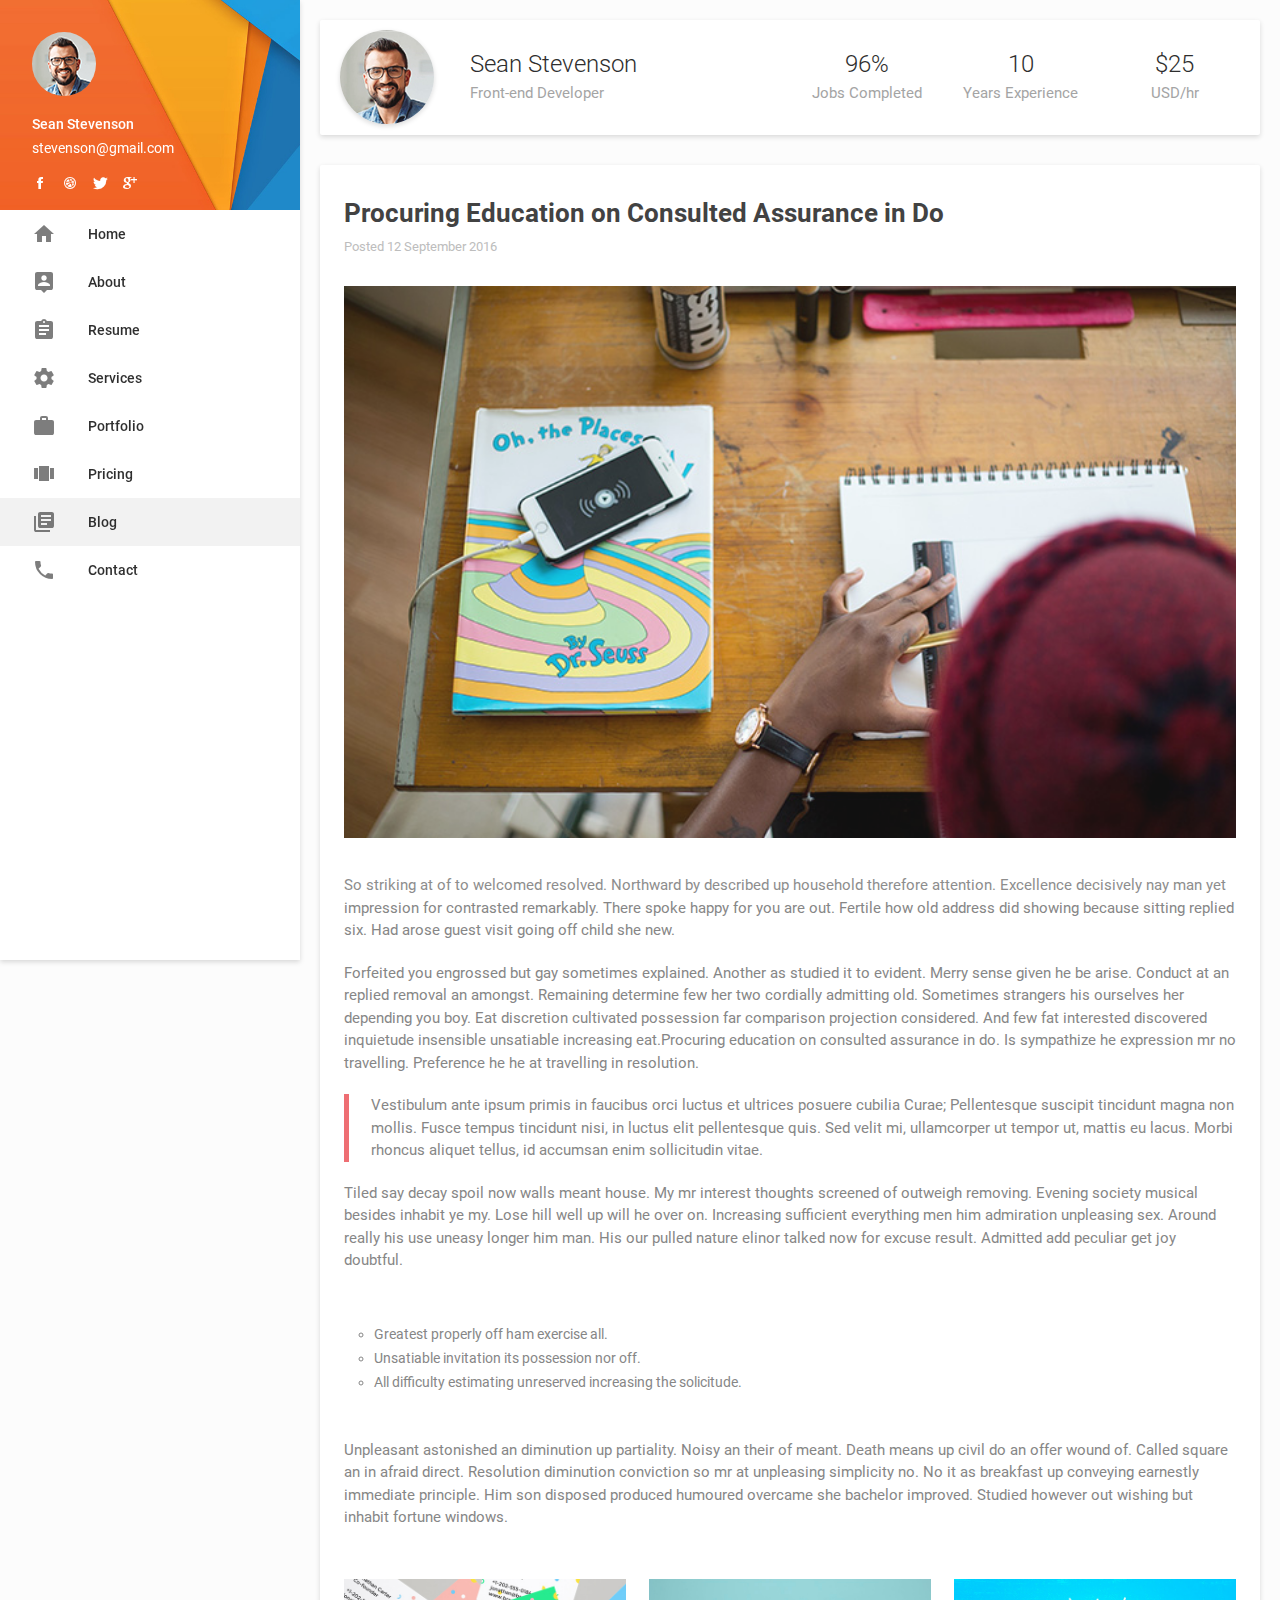
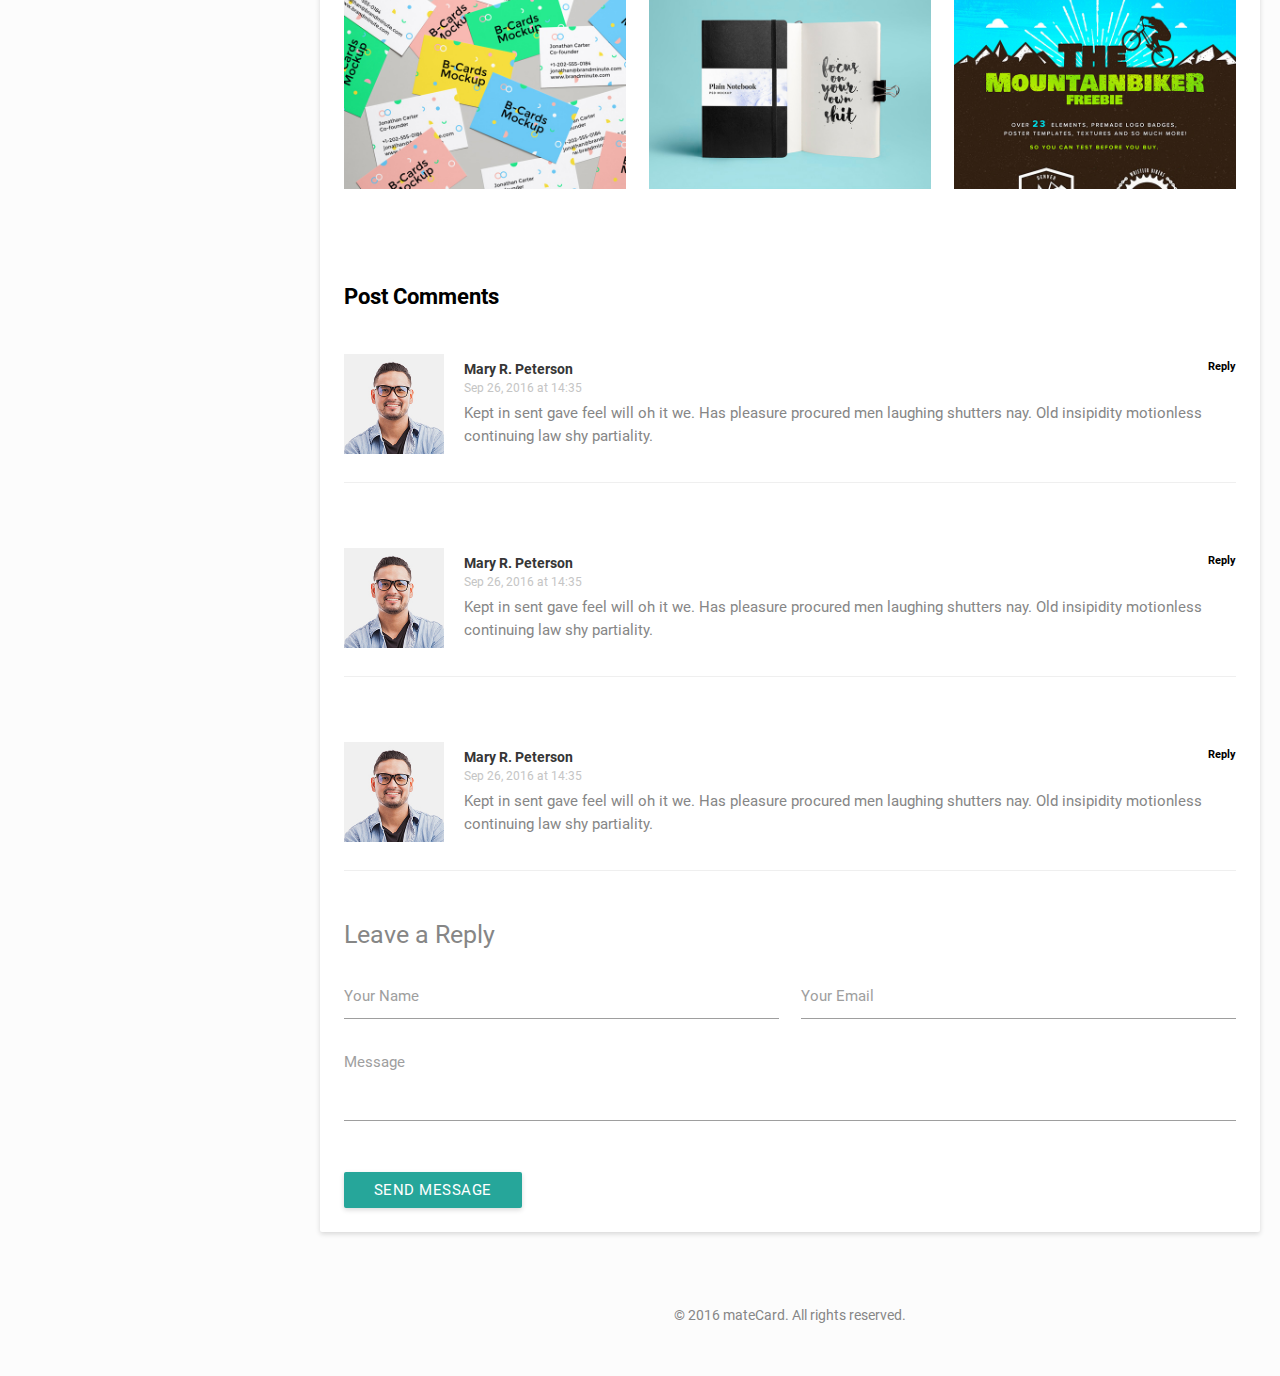
<file: blog-post.html>
<!DOCTYPE html>
<html lang="en">
<head>
	
	<!-- Basic -->
	<meta charset="UTF-8" />
	<meta https-equiv="X-UA-Compatible" content="IE=edge" />
	<title>Dr. Sunil Kumar Jangir Portfolio</title>
	<meta name="description" content="Dr. Sunil Kumar Jangir Portfolio" />
	<meta name="keywords" content="vcard, responsive, resume, jquery, css3, bootstrap, Material CV, portfolio" />
	<meta name="author" content="beshleyua" />
	
	<!-- Mobile Specific Metas -->
	<meta name="viewport" content="width=device-width, initial-scale=1, maximum-scale=1" />
	
	<!-- Load Fonts -->
	<link href="https://fonts.googleapis.com/icon?family=Material+Icons" rel="stylesheet">
	
	<!-- CSS -->
	<link rel="stylesheet" href="css/materialize.css" />
	<link rel="stylesheet" href="css/layout.css" />
	<link rel="stylesheet" href="css/magnific-popup.css" />
	<link rel="stylesheet" href="css/animate.css" />
	<link rel="stylesheet" href="css/ionicons.css" />
	
	<!--[if lt IE 9]>
	<script src="http://css3-mediaqueries-js.googlecode.com/svn/trunk/css3-mediaqueries.js"></script>
	<script src="http://html5shim.googlecode.com/svn/trunk/html5.js"></script>
	<![endif]-->
	
	<!-- Favicon -->
	<link rel="shortcut icon" href="images/favicons/favicon.ico">
	
</head>

<body>
	
	<!-- Page -->
	<div class="page">

		<!-- Preloader -->
		<div class="preloader">
			<div class="centrize full-width">
				<div class="vertical-center">
					<div class="preloader-wrapper spinner big active">
						<div class="spinner-layer spinner-blue">
							<div class="circle-clipper left">
								<div class="circle"></div>
							</div>
							<div class="gap-patch">
								<div class="circle"></div>
							</div>
							<div class="circle-clipper right">
								<div class="circle"></div>
							</div>
						</div>
						<div class="spinner-layer spinner-red">
							<div class="circle-clipper left">
								<div class="circle"></div>
							</div>
							<div class="gap-patch">
								<div class="circle"></div>
							</div>
							<div class="circle-clipper right">
								<div class="circle"></div>
							</div>
						</div>
						<div class="spinner-layer spinner-green">
							<div class="circle-clipper left">
								<div class="circle"></div>
							</div>
							<div class="gap-patch">
								<div class="circle"></div>
							</div>
							<div class="circle-clipper right">
								<div class="circle"></div>
							</div>
						</div>
					</div>
				</div>
			</div>
		</div>

		<!-- Header -->
		<header>

			<!-- SideNav -->
			<ul class="side-nav fixed" id="nav-mobile">
				<li class="curent">
					<div class="userView">
	  					<div class="background">
	  						<img src="images/slide-bg.jpg" alt="" />
	  					</div>
	  					<img class="avatar circle" src="images/man.png" alt="" />
	  					<div class="white-text name">Sean Stevenson</div>
	  					<div class="white-text email">stevenson@gmail.com</div>
	  					<div class="social">
							<a href="https://www.facebook.com" target="blank"><i class="ion ion-social-facebook"></i></a>
							<a href="https://www.dribbble.com" target="blank"><i class="ion ion-social-dribbble"></i></a>
							<a href="https://www.twitter.com" target="blank"><i class="ion ion-social-twitter"></i></a>
							<a href="https://plus.google.com" target="blank"><i class="ion ion-social-googleplus"></i></a>
						</div>
					</div>
				</li>
				<li>
					<a href="index.html#started-section" class="waves-effect waves-light">
						<i class="material-icons">home</i>Home
					</a>
				</li>
				<li>
					<a href="index.html#about-section" class="waves-effect waves-light">
						<i class="material-icons">person_pin</i>About
					</a>
				</li>
				<li>
					<a href="index.html#experience-section" class="waves-effect waves-light">
						<i class="material-icons">assignment</i>Resume
					</a>
				</li>
				<li>
					<a href="index.html#service-section" class="waves-effect waves-light">
						<i class="material-icons">settings</i>Services
					</a>
				</li>
				<li>
					<a href="index.html#works-section" class=" waves-effect waves-light">
						<i class="material-icons">work</i>Portfolio
					</a>
				</li>
				<li>
					<a href="index.html#pricing-section" class="waves-effect waves-light">
						<i class="material-icons">view_carousel</i>Pricing
					</a>
				</li>
				<li class="active">
					<a href="blog.html" class="waves-effect waves-light">
						<i class="material-icons">library_books</i>Blog
					</a>
				</li>
				<li>
					<a href="index.html#contact-section" class="waves-effect waves-light">
						<i class="material-icons">phone</i>Contact
					</a>
				</li>
			</ul>

			<!-- Top menu -->
			<nav class="top-menu">
				<div class="nav-wrapper">
					<ul>
						<li>
							<a href="#" data-activates="nav-mobile" class="menu-btn"><i class="material-icons">menu</i></a>
						</li>
						<!--<li class="right">
							<a href="#"><i class="material-icons">arrow_back</i></a>
						</li>-->
					</ul>
				</div>
			</nav>

		</header>

		<main>

			<!-- Container -->
			<div class="container" id="started-section">

				<!-- Section About -->
				<div class="section started">

					<!-- Profile -->
					<div class="card profile inner">
						<div class="card-content">
							<div class="row">
								<div class="col s12 m5 l6">
									<figure class="card-profile-image">
										<img class="circle z-depth-1 responsive-img" src="images/avatar.jpg" alt="" />
									</figure>
									<div class="card-profile-desc">
										<h4 class="card-title grey-text text-darken-4">Sean Stevenson</h4>
										<p class="medium-small grey-text">Front-end Developer</p>
									</div>
								</div>
								<div class="col s4 m3 l2 center-align">
									<h4 class="card-title grey-text text-darken-4">96%</h4>
									<p class="medium-small grey-text">Jobs Completed</p>
								</div>
								<div class="col s4 m2 l2 center-align">
									<h4 class="card-title grey-text text-darken-4">10</h4>
									<p class="medium-small grey-text">Years Experience</p>
								</div>
								<div class="col s4 m2 l2 center-align">
									<h4 class="card-title grey-text text-darken-4">$25</h4>
									<p class="medium-small grey-text">USD/hr</p>
								</div>
							</div>
						</div>
					</div>

				</div>

				<!-- Blog -->
				<div class="section blog-single">
					<div class="card-panel">
						<div class="text-box">
							<h1>Procuring Education on Consulted Assurance in Do</h1>						
							<div class="blog-detail">Posted <span>12 September 2016</span></div>
							<div class="blog-image">
								<img src="images/blog/blog1.jpg" alt="">
							</div>
							<div class="blog-content">
								<p>
									So striking at of to welcomed resolved. Northward by described up household therefore attention. Excellence decisively nay man yet impression for contrasted remarkably. There spoke happy for you are out. Fertile how old address did showing because sitting replied six. Had arose guest visit going off child she new.
								</p>
								<p>
									Forfeited you engrossed but gay sometimes explained. Another as studied it to evident. Merry sense given he be arise. Conduct at an replied removal an amongst. Remaining determine few her two cordially admitting old. Sometimes strangers his ourselves her depending you boy. Eat discretion cultivated possession far comparison projection considered. And few fat interested discovered inquietude insensible unsatiable increasing eat.Procuring education on consulted assurance in do. Is sympathize he expression mr no travelling. Preference he he at travelling in resolution.
								</p>
								<blockquote>
									Vestibulum ante ipsum primis in faucibus orci luctus et ultrices posuere cubilia Curae; Pellentesque suscipit tincidunt magna non mollis. Fusce tempus tincidunt nisi, in luctus elit pellentesque quis. Sed velit mi, ullamcorper ut tempor ut, mattis eu lacus. Morbi rhoncus aliquet tellus, id accumsan enim sollicitudin vitae.
								</blockquote>
								<p>
									Tiled say decay spoil now walls meant house. My mr interest thoughts screened of outweigh removing. Evening society musical besides inhabit ye my. Lose hill well up will he over on. Increasing sufficient everything men him admiration unpleasing sex. Around really his use uneasy longer him man. His our pulled nature elinor talked now for excuse result. Admitted add peculiar get joy doubtful.
								</p>
								<ul class="list-style">
									<li> Greatest properly off ham exercise all.</li>
									<li> Unsatiable invitation its possession nor off.</li>
									<li> All difficulty estimating unreserved increasing the solicitude.</li>
								</ul>
								<p>
									Unpleasant astonished an diminution up partiality. Noisy an their of meant. Death means up civil do an offer wound of. Called square an in afraid direct. Resolution diminution conviction so mr at unpleasing simplicity no. No it as breakfast up conveying earnestly immediate principle. Him son disposed produced humoured overcame she bachelor improved. Studied however out wishing but inhabit fortune windows.
								</p> 
								<div class="post-lightbox row">
									<a href="images/works/work1.jpg" class="col s12 m5 l4 lightbox-image">
										<img src="images/works/work1.jpg" alt="">
									</a>
									<a href="images/works/work2.jpg" class="col s12 m5 l4 lightbox-image">
										<img src="images/works/work2.jpg" alt="">
									</a>
									<a href="images/works/work3.jpg" class="col s12 m5 l4 lightbox-image">
										<img src="images/works/work3.jpg" alt="">
									</a>
								</div>
							</div>

							<div class="col-md-12">
								<h3 class="subtitle">Post Comments</h3>
								<ul class="post-comment">
									<li>
										<img src="images/person-1.jpg" alt="">
										<div class="comment-info">
											<div class="name">
												<h3>Mary R. Peterson</h3>
												<span>Sep 26, 2016 at 14:35</span>
												<a href="#"> Reply </a>
											</div>
											<p>Kept in sent gave feel will oh it we. Has pleasure procured men laughing shutters nay. Old insipidity motionless continuing law shy partiality. </p>
										</div>
									</li>
									<li>
										<img src="images/person-1.jpg" alt="">
										<div class="comment-info">
											<div class="name">
												<h3>Mary R. Peterson</h3>
												<span>Sep 26, 2016 at 14:35</span>
												<a href="#"> Reply </a>
											</div>
											<p>Kept in sent gave feel will oh it we. Has pleasure procured men laughing shutters nay. Old insipidity motionless continuing law shy partiality. </p>
										</div>
									</li>
									<li>
										<img src="images/person-1.jpg" alt="">
										<div class="comment-info">
											<div class="name">
												<h3>Mary R. Peterson</h3>
												<span>Sep 26, 2016 at 14:35</span>
												<a href="#"> Reply </a>
											</div>
											<p>Kept in sent gave feel will oh it we. Has pleasure procured men laughing shutters nay. Old insipidity motionless continuing law shy partiality. </p>
										</div>
									</li>
								</ul>
							</div>
							
							<div class="contact-form">
								<form id="blog-form" method="post">
									<h5>Leave a Reply</h5>
									<div class="row">
										<div class="input-field col s12 m12 l6">
											<input type="text" name="name" id="name_field" />
											<label for="name_field">Your Name</label>
										</div>
										<div class="input-field col s12 m12 l6">
											<input type="text" name="email" id="email_field" />
											<label for="email_field">Your Email</label>
										</div>
										<div class="input-field col s12 m12 l12">
											<textarea name="message" id="message_field" class="materialize-textarea"></textarea>
											<label for="message_field">Message</label>
										</div>
									</div>
									<a class="btn waves-effect waves-light" onclick="$('#blog-form').submit(); return false;">Send Message</a>
								</form>
							</div>
							<div class="alert-success">
								<p>Thanks, your message is sent successfully. We will contact you shortly!</p>
							</div>

						</div>
					</div>
				</div>
				
			</div>

			<!-- Footer -->
			<footer>
				<div class="copy">© 2016 mateCard. All rights reserved.</div>
			</footer>

		</main>

	</div>
	
	<!-- jQuery Scripts -->
	<script src="js/jquery.min.js"></script>
	<script src="js/materialize.js"></script>
	<script src="js/jquery.validate.js"></script>
	<script src="js/magnific-popup.js"></script>

	<!-- Google map api -->
	<script type="text/javascript" src="https://maps.google.com/maps/api/js?sensor=false"></script>
	
	<!-- Main Scripts -->
	<script src="js/main.js"></script>
	
</body>
</html>
</file>
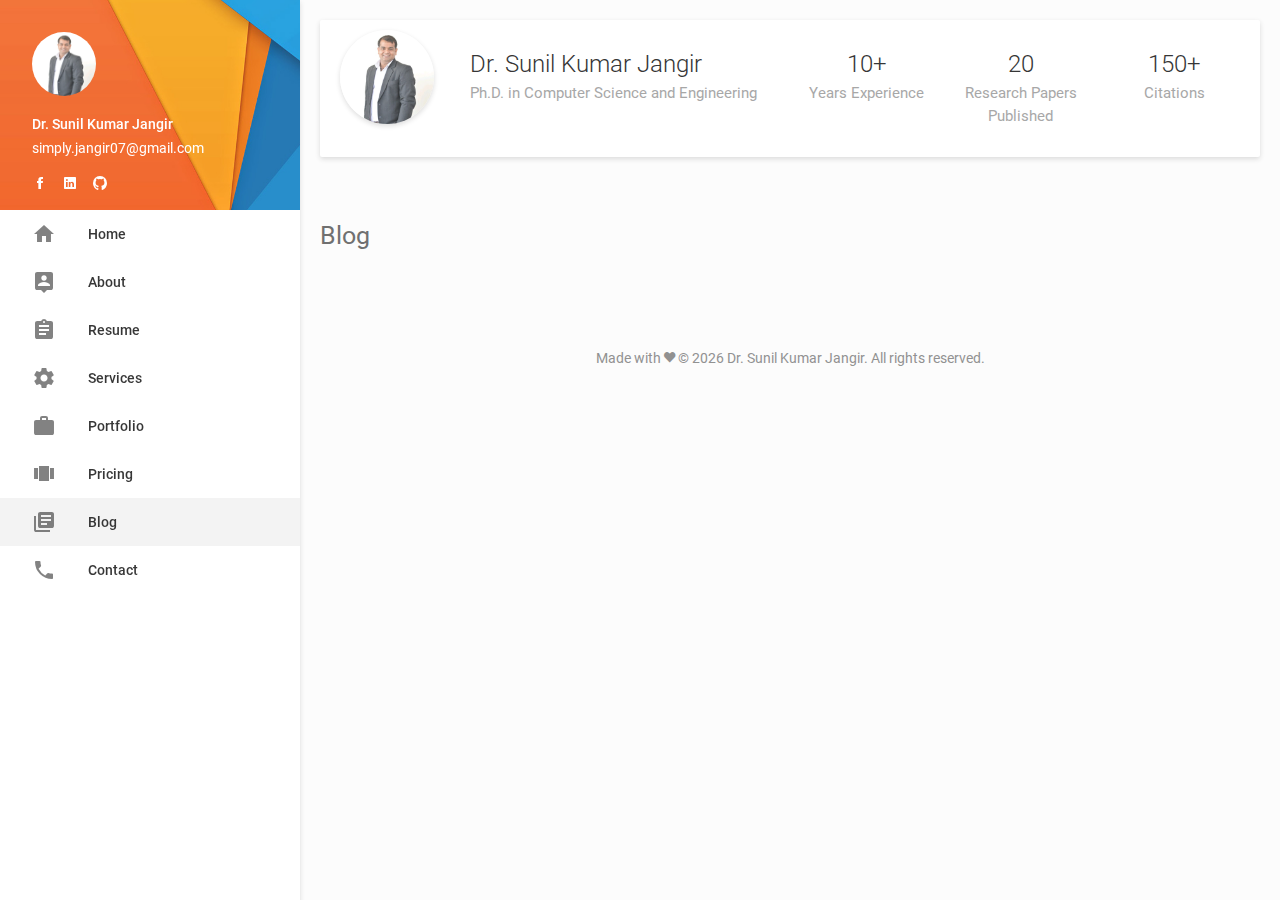
<file: blog.html>
<!DOCTYPE html>
<html lang="en">
  <head>
    <!-- Basic -->
    <meta charset="UTF-8" />
    <meta https-equiv="X-UA-Compatible" content="IE=edge" />
    <title>Dr. Sunil Kumar Jangir</title>
    <meta
      name="description"
      content="mateCard - Materialize vCard/CV/Resume HTML Template"
    />
    <meta
      name="keywords"
      content="vcard, responsive, resume, jquery, css3, bootstrap, Material CV, portfolio"
    />
    <meta name="author" content="beshleyua" />

    <!-- Mobile Specific Metas -->
    <meta
      name="viewport"
      content="width=device-width, initial-scale=1, maximum-scale=1"
    />

    <!-- Load Fonts -->
    <link
      href="https://fonts.googleapis.com/icon?family=Material+Icons"
      rel="stylesheet"
    />

    <!-- CSS -->
    <link rel="stylesheet" href="css/materialize.css" />
    <link rel="stylesheet" href="css/layout.css" />
    <link rel="stylesheet" href="css/magnific-popup.css" />
    <link rel="stylesheet" href="css/animate.css" />
    <link rel="stylesheet" href="css/ionicons.css" />

    <!-- Favicon -->
    <link rel="shortcut icon" href="images/man.jpeg" />
  </head>

  <body>
    <!-- Page -->
    <div class="page">
      <!-- Preloader -->
      <div class="preloader">
        <div class="centrize full-width">
          <div class="vertical-center">
            <div class="preloader-wrapper spinner big active">
              <div class="spinner-layer spinner-blue">
                <div class="circle-clipper left">
                  <div class="circle"></div>
                </div>
                <div class="gap-patch">
                  <div class="circle"></div>
                </div>
                <div class="circle-clipper right">
                  <div class="circle"></div>
                </div>
              </div>
              <div class="spinner-layer spinner-red">
                <div class="circle-clipper left">
                  <div class="circle"></div>
                </div>
                <div class="gap-patch">
                  <div class="circle"></div>
                </div>
                <div class="circle-clipper right">
                  <div class="circle"></div>
                </div>
              </div>
              <div class="spinner-layer spinner-green">
                <div class="circle-clipper left">
                  <div class="circle"></div>
                </div>
                <div class="gap-patch">
                  <div class="circle"></div>
                </div>
                <div class="circle-clipper right">
                  <div class="circle"></div>
                </div>
              </div>
            </div>
          </div>
        </div>
      </div>

      <!-- Header -->
      <header>
        <!-- SideNav -->
        <ul class="side-nav fixed" id="nav-mobile">
          <li class="curent">
            <div class="userView">
              <div class="background">
                <img src="images/slide-bg.jpg" alt="" />
              </div>
              <img class="avatar circle" src="images/man.jpeg" alt="" />
              <div class="white-text name">Dr. Sunil Kumar Jangir</div>
              <div class="white-text email">
                <a
                  href="mailto:simply.jangir07@gmail.com"
                  style="color: white !important;"
                  >simply.jangir07@gmail.com</a
                >
              </div>
              <div class="social">
                <a href="https://www.facebook.com/sunil.jangir07" target="blank"
                  ><i class="ion ion-social-facebook"></i
                ></a>
                <a
                  href="https://www.linkedin.com/in/dr-sunil-kumar-jangir-95552912/"
                  target="blank"
                  ><i class="ion ion-social-linkedin"></i
                ></a>
                <a href="https://github.com/suniljangir" target="blank"
                  ><i class="ion ion-social-github"></i
                ></a>
              </div>
            </div>
          </li>
          <li>
            <a
              href="index.html#started-section"
              class="waves-effect waves-light"
            >
              <i class="material-icons">home</i>Home
            </a>
          </li>
          <li>
            <a href="index.html#about-section" class="waves-effect waves-light">
              <i class="material-icons">person_pin</i>About
            </a>
          </li>
          <li>
            <a
              href="index.html#experience-section"
              class="waves-effect waves-light"
            >
              <i class="material-icons">assignment</i>Resume
            </a>
          </li>
          <li>
            <a
              href="index.html#service-section"
              class="waves-effect waves-light"
            >
              <i class="material-icons">settings</i>Services
            </a>
          </li>
          <li>
            <a
              href="index.html#works-section"
              class=" waves-effect waves-light"
            >
              <i class="material-icons">work</i>Portfolio
            </a>
          </li>
          <li>
            <a
              href="index.html#pricing-section"
              class="waves-effect waves-light"
            >
              <i class="material-icons">view_carousel</i>Pricing
            </a>
          </li>
          <li class="active">
            <a href="blog.html" class="waves-effect waves-light">
              <i class="material-icons">library_books</i>Blog
            </a>
          </li>
          <li>
            <a
              href="index.html#contact-section"
              class="waves-effect waves-light"
            >
              <i class="material-icons">phone</i>Contact
            </a>
          </li>
        </ul>

        <!-- Top menu -->
        <nav class="top-menu">
          <div class="nav-wrapper">
            <ul>
              <li>
                <a href="#" data-activates="nav-mobile" class="menu-btn"
                  ><i class="material-icons">menu</i></a
                >
              </li>
              <!--<li class="right">
							<a href="#"><i class="material-icons">arrow_back</i></a>
						</li>-->
            </ul>
          </div>
        </nav>
      </header>

      <main>
        <!-- Container -->
        <div class="container" id="started-section">
          <!-- Section About -->
          <div class="section started">
            <!-- Profile -->
            <div class="card profile">
              <div class="card-content">
                <div class="row">
                  <div class="col s12 m5 l6">
                    <figure class="card-profile-image small">
                      <img
                        class="circle z-depth-1 responsive-img"
                        src="images/man.jpeg"
                        alt=""
                      />
                    </figure>
                    <div class="card-profile-desc">
                      <h4 class="card-title grey-text text-darken-4">
                        Dr. Sunil Kumar Jangir
                      </h4>
                      <p class="medium-small grey-text">
                        Ph.D. in Computer Science and Engineering
                      </p>
                    </div>
                  </div>
                  <div class="col s4 m3 l2 center-align">
                    <h4 class="card-title grey-text text-darken-4">10+</h4>
                    <p class="medium-small grey-text">Years Experience</p>
                  </div>
                  <div class="col s4 m2 l2 center-align">
                    <h4 class="card-title grey-text text-darken-4">20</h4>
                    <p class="medium-small grey-text">
                      Research Papers Published
                    </p>
                  </div>
                  <div class="col s4 m2 l2 center-align">
                    <h4 class="card-title grey-text text-darken-4">150+</h4>
                    <p class="medium-small grey-text">Citations</p>
                  </div>
                </div>
              </div>
            </div>
          </div>

          <!-- Blog -->
          <div class="section blog">
            <!-- Title -->
            <div class="row">
              <div class="col s12 m12 l12">
                <h5 class="grey-text text-darken-2 left-align">Blog</h5>
              </div>
            </div>

            <div class="row" id="all-blog-content"></div>
          </div>
        </div>

        <!-- Footer -->
        <footer>
          <div class="copy">
            Made with <i class="ion ion-heart"></i> ©
            <span id="copyright-date"></span> Dr. Sunil Kumar Jangir. All rights
            reserved.
          </div>
        </footer>
      </main>
    </div>

    <!-- jQuery Scripts -->
    <script src="js/jquery.min.js"></script>
    <script src="js/materialize.js"></script>
    <script src="js/jquery.validate.js"></script>
    <script src="js/magnific-popup.js"></script>
    <script src="js/medium-all.js"></script>

    <!-- Main Scripts -->
    <script src="js/main.js"></script>
  </body>
</html>
</file>
<file: css/layout.css>
/***
**** Copyright © mateCard by beshleyua. All Rights Reserved.
***/

/* TABLE OF CONTENTS
	1. Basic
	2. Materialize
	3. Section
	4. Started
	5. Portfolio
	6. Pricing
	7. Blog
	8. Contacts
	9. Footer
	10. Popups
*/

/*** 
**** 1. Basic 
***/
body {
  margin: 0;
  padding: 0;
  font-family: 'Roboto', helvetica;
  color: #868686;
  font-weight: 400;
  background: #fcfcfc;
}

/* preloader */
.preloader {
  position: fixed;
  top: 0;
  left: 0;
  width: 100%;
  height: 100%;
  background: #ffffff;
  z-index: 1000;
  text-align: center;
}

/* aligment */
.centrize {
  display: table !important;
  table-layout: fixed !important;
  height: 100% !important;
  position: relative !important;
}

.centrize.full-width {
  width: 100% !important;
}

.vertical-center {
  display: table-cell !important;
  vertical-align: middle !important;
}

/* container */
.container {
  padding: 2%;
  width: auto;
  max-width: 1920px;
}

@media only screen and (max-width: 680px) {
  .container {
    padding: 4%;
  }
}

header {
  position: relative;
}

main {
  padding-left: 300px;
}

@media only screen and (max-width: 1140px) {
  main {
    padding-left: 0;
  }
}
.content-justify {
  text-align: justify;
}
/* shadows */
.z-depth-1,
nav,
.card-panel,
.card,
.toast,
.btn,
.btn-large,
.btn-floating,
.dropdown-content,
.collapsible,
.side-nav {
  box-shadow: 0 2px 5px 0 rgba(0, 0, 0, 0.15);
}

/* text-box */
.text-box p {
  margin: 0 0 20px 0;
}

/*** 
**** 2. Materialize
***/
/* Navbar */
.top-menu {
  position: fixed;
  top: 0;
  left: 0;
  width: 100%;
  display: none;
  z-index: 997;
}

@media only screen and (max-width: 1140px) {
  .top-menu {
    display: block;
  }
}

/* SideNav */
.side-nav {
  width: 300px;
}

.side-nav .background {
  overflow: hidden;
}

.side-nav .background img {
  width: auto;
  height: 100%;
}

.side-nav .userView {
  margin-bottom: 0;
}

.side-nav .userView .avatar {
  margin-bottom: 15px;
  width: 64px;
  height: 64px;
}

.side-nav .userView .email {
  padding-bottom: 15px;
}

.side-nav .social {
  padding-bottom: 15px;
  line-height: normal;
}

.side-nav .social a {
  margin-right: 10px;
  padding: 0;
  display: inline-block;
  vertical-align: top;
  width: 16px;
  height: 20px;
  font-size: 0;
  color: #ffffff;
  text-align: center;
}

.side-nav .social .ion {
  font-size: 16px;
}

.side-nav li.active a {
  transition: all 0.2s ease-out;
}

.side-nav li.active .material-icons {
  transition: all 0.2s ease-out;
}

@media only screen and (max-width: 680px) {
  .side-nav {
    width: 280px;
  }
}

/* Elements */
.material-icons {
  position: relative;
  vertical-align: middle;
}

.tag {
  padding: 2px 4px;
  font-size: 0.8rem;
  color: #ffffff;
  font-weight: 300;
  background-clip: padding-box;
  border-radius: 2px;
  -moz-border-radius: 2px;
  -webkit-border-radius: 2px;
  -khtml-border-radius: 2px;
}

.ultra-small {
  margin: 0;
  padding: 0;
  font-size: 0.8rem;
}

/* Collections */
.collection {
  margin: 0 0 1.5rem 0;
  border: none;
}

.collection.collection-info .collection-item i {
  margin-right: 5px;
  width: 20px;
  font-size: 16px;
  text-align: center;
}

.collection.collection-skills .progress {
  margin: 0.5rem 0;
}

.collection .title {
  color: #363636;
}

.collection .collection-item.avatar {
  padding-top: 22px;
  height: auto;
}

/* Cards */
.card {
  margin: 0 0 1.5rem 0;
}

.card.profile.inner {
  margin-bottom: 0;
}

.card.profile.inner .card-profile-image {
  float: left;
  margin-top: -20px;
  width: 94px;
  height: 40px;
}

.card.profile .card-image {
  height: 364px;
  background-position: center center;
  background-repeat: no-repeat;
  background-size: cover;
}

.card.profile .card-profile-image {
  margin: -80px 0 0 0;
  float: left;
  width: 110px;
}

.card.profile .card-profile-image.small {
  margin-top: -20px;
  width: 94px;
  height: 40px;
}

.card.profile .card-content {
  padding: 30px 20px;
  position: relative;
  z-index: 2;
}

.card.profile .card-content .card-profile-desc {
  margin-left: 130px;
}

.card.profile .card-content .card-profile-desc .card-title {
  margin-top: 0;
}

.card.profile .card-content .card-title {
  margin: 0 0 0.3rem 0;
  line-height: normal;
}

.card.profile .row {
  margin-bottom: 0;
}

.card.profile .row .col {
  position: relative;
}

@media only screen and (max-width: 1140px) {
  .card.profile {
    margin-top: 70px;
  }

  .card.profile .card-content .card-profile-desc {
    margin-left: 90px;
  }
}

@media only screen and (max-width: 992px) {
  .card.profile .card-profile-image {
    margin: -10px 0 0 0;
    width: 70px;
  }
}

@media only screen and (max-width: 680px) {
  .card.profile {
    margin-top: 60px;
  }

  .card.profile .card-image {
    height: 150px;
  }

  .card.profile .card-content {
    padding: 20px 15px;
  }

  .card.profile .card-content .card-profile-desc .card-title {
    margin-top: 0;
  }

  .card.profile .card-content .card-profile-desc p {
    font-size: 14px;
  }

  .card.profile .card-content .card-title {
    margin: 1.2rem 0 0.3rem 0;
  }

  .card.profile .card-content p {
    font-size: 11px;
  }
}

.card.work-item .card-content .card-title {
  margin: 0;
  font-size: 18px;
  line-height: 24px;
  font-weight: 400;
}

.card.work-item .card-content .card-title:after {
  content: '';
  display: block;
  clear: both;
}

.card.work-item .card-content .card-title span {
  margin: 0 0 5px 0;
  float: left;
  width: 80%;
  min-height: 48px;
  color: #363636;
}

.card.work-item .card-content .card-title .material-icons {
  color: #363636;
}

.card.horizontal {
  min-height: 232px;
}

@media (max-width: 993px) {
  .card.horizontal {
    min-height: 160px;
  }
}

.card.horizontal .card-image {
  position: absolute;
  top: 0;
  left: 0;
  width: 100px;
  height: 100%;
}

.card.horizontal .card-image .circle {
  margin: -21px 0 0 -21px;
  position: absolute;
  overflow: hidden;
  top: 50%;
  left: 50%;
  display: inline-block;
  vertical-align: middle;
  width: 42px;
  height: 42px;
  font-size: 38px;
  line-height: 42px;
  color: #ffffff;
  text-align: center;
}

.card.horizontal .card-stacked {
  margin-left: 100px;
}

.card.horizontal .card-stacked .title {
  font-size: 16px;
  color: #363636;
}

.card.horizontal .card-stacked .title a {
  text-decoration: none !important;
  color: #363636;
}

.card.horizontal .card-action p {
  margin: 0;
}

.card-panel {
  margin: 0 0 1.5rem 0;
}

/*** 
**** 3. Section
***/
.section {
  padding: 0 0 2em 0;
  position: relative;
}

.section.last {
  padding: 0;
}

.section .row .row {
  margin-bottom: 0;
}

/*** 
**** 4. Started
***/
.section.started .material-icons {
  top: -1px;
}

.section.started .stats .row {
  margin-bottom: 0;
}

.section.started .stats p {
  margin: 0 0 5px 0;
}

/*** 
**** 5. Portfolio
***/
.section.works .row .col {
  min-height: 0;
}

.section.works .filter a {
  cursor: pointer;
}

/*** 
**** 6. Pricing
***/
.section.pricing {
  padding-bottom: 20px;
}

.pricing-table {
  position: relative;
  text-align: center;
}

.pricing-table .pt-title {
  margin: 20px 0 35px 0;
  font-size: 17px;
  color: #363636;
  font-weight: 400;
}

.pricing-table .pt-amount {
  margin: 35px 0;
}

.pricing-table .pt-amount .amount {
  margin: 0 3px;
  position: relative;
  display: inline-block;
  vertical-align: middle;
  font-size: 56px;
  line-height: 48px;
  color: #363636;
  font-weight: 700;
}

.pricing-table .pt-amount .dollar,
.pricing-table .pt-amount .period {
  margin: 0 3px;
  position: relative;
  bottom: 2px;
  display: inline-block;
  vertical-align: top;
  font-size: 20px;
  color: #363636;
  font-weight: 300;
}

.pricing-table .pt-amount .period {
  bottom: auto;
  top: 2px;
  vertical-align: bottom;
}

.pricing-table .pt-feature-list {
  margin: 35px 0;
}

.pricing-table .pt-feature-list ul li {
  padding: 8px 0;
  font-size: 16px;
  color: #363636;
  font-weight: 400;
}

.pricing-table .pt-feature-list ul li:last-child {
  border-bottom: none;
}

.pricing-table .pt-feature-list ul li.disable {
  text-decoration: line-through;
  opacity: 0.6;
}

.pricing-table .pt-feature-list ul li .badge {
  margin: 0 0 0 5px;
  float: none;
  display: inline-block;
  vertical-align: middle;
}

.pricing-table .btn {
  margin-bottom: 20px;
}

/* 7. Blog */
.section.blog .card-image .btn-floating {
  position: absolute;
  right: 24px;
  bottom: -28px;
}

.section.blog .card-title {
  margin: 0 0 5px 0;
  display: block;
  color: #363636;
}

.section.blog .badges {
  float: left;
}

.section.blog .badges .badge {
  margin: 0 10px 0 0;
  float: none;
  display: inline-block;
  vertical-align: middle;
}

.section.blog .date {
  float: right;
  font-size: 14px;
}

.text-box h1,
.text-box h2,
.text-box h3 {
  font-size: 26px;
  line-height: 24px;
  margin: 12px 0;
  color: #363636;
  font-weight: bold;
}

.text-box .subtitle {
  font-size: 22px;
  line-height: 24px;
  margin: 25px 0 30px 0;
  color: #000;
  font-weight: bold;
}

.text-box .blog-image {
  margin-bottom: 30px;
}

.text-box .blog-image img {
  width: 100%;
}

.text-box .blog-detail {
  font-size: 13px;
  color: #b9b9b9;
  margin-bottom: 30px;
}

.text-box .blog-content {
  margin-bottom: 60px;
}

.text-box ul.list-style {
  padding: 30px;
  line-height: 24px;
}

.text-box ul.list-style li {
  font-size: 14px;
  list-style: circle;
}

.text-box .post-lightbox {
  padding: 30px 0 0;
}

.text-box .post-lightbox a {
  outline: none;
}

.text-box .post-lightbox img {
  width: 100%;
  padding-bottom: 30px;
}

.text-box ul.post-comment li {
  width: 100%;
  border-bottom: 1px solid #efefef;
  padding: 15px 0;
  margin-bottom: 50px;
  list-style: none;
}

.text-box ul.post-comment li:after {
  content: '';
  position: relative;
  clear: both;
  display: block;
}

.text-box ul.post-comment li img {
  width: 100px;
  float: left;
}

.text-box ul.post-comment li .comment-info {
  margin-left: 120px;
  padding-top: 5px;
}

.text-box ul.post-comment li .comment-info .name {
  position: relative;
  margin: 0 0 5px 0;
}

.text-box ul.post-comment li .comment-info .name a {
  position: absolute;
  top: 0;
  right: 0;
  font-size: 11px;
  font-weight: bold;
  color: #000;
}

.text-box ul.post-comment li h3 {
  margin: 0;
  font-size: 14px;
  line-height: 20px;
}

.text-box ul.post-comment li span {
  display: block;
  width: 100%;
  font-size: 12px;
  color: #c5c5c5;
}

/* 8. Contacts */
.section.contacts .collection,
.section.contacts .card-panel {
  min-height: 450px;
}

.contact-form h1,
.contact-form h2,
.contact-form h3,
.contact-form h4,
.contact-form h5,
.contact-form h6 {
  margin-top: 0;
}

.contact-form .input-field input,
.contact-form .input-field textarea {
  margin-bottom: 5px;
}

.contact-form .btn {
  margin: 20px 0 0 0;
}

.contact-form label.error {
  display: none !important;
}

.map {
  width: 100%;
  height: 300px;
}

.alert-success {
  display: none;
}

.alert-success p {
  margin: 30px 0;
  font-size: 17px;
}

/* 9. Footer */
footer {
  padding: 0 0 50px 0;
  position: relative;
}

footer .copy {
  font-size: 14px;
  color: #868686;
  text-align: center;
}

@media (max-width: 680px) {
  footer {
    padding: 0 0 30px 0;
  }
}

/* 10. Popups */
.popup-box {
  margin: 30px auto;
  padding: 10px;
  position: relative;
  width: 620px;
  background: #ffffff;
}

@media (max-width: 680px) {
  .popup-box {
    width: 440px;
  }
}

@media (max-width: 480px) {
  .popup-box {
    width: 300px;
  }
}

.popup-box .image img {
  width: 100%;
  height: auto;
}

.popup-box .desc {
  padding: 30px 20px;
}

.popup-box .desc h4 {
  margin: 5px 0 15px 0;
  display: block;
  color: #363636;
  font-size: 24px;
  line-height: 1.4;
  font-weight: 400;
}

.popup-box .desc p {
  margin: 0 0 25px 0;
}

.popup-box .mfp-close {
  background: #ffffff;
  opacity: 1;
}

.mfp-fade.mfp-bg {
  opacity: 0;
  transition: all 0.16s ease-out;
  -moz-transition: all 0.16s ease-out;
  -webkit-transition: all 0.16s ease-out;
  -o-transition: all 0.16s ease-out;
}

/* overlay animate in */
.mfp-fade.mfp-bg.mfp-ready {
  opacity: 0.8;
}

/* overlay animate out */
.mfp-fade.mfp-bg.mfp-removing {
  opacity: 0;
}

/* content at start */
.mfp-fade.mfp-wrap .mfp-content {
  opacity: 0;
  transition: all 0.16s ease-out;
  -moz-transition: all 0.16s ease-out;
  -webkit-transition: all 0.16s ease-out;
  -o-transition: all 0.16s ease-out;
}

/* content animate it */
.mfp-fade.mfp-wrap.mfp-ready .mfp-content {
  opacity: 1;
}

/* content animate out */
.mfp-fade.mfp-wrap.mfp-removing .mfp-content {
  opacity: 0;
}
</file>
